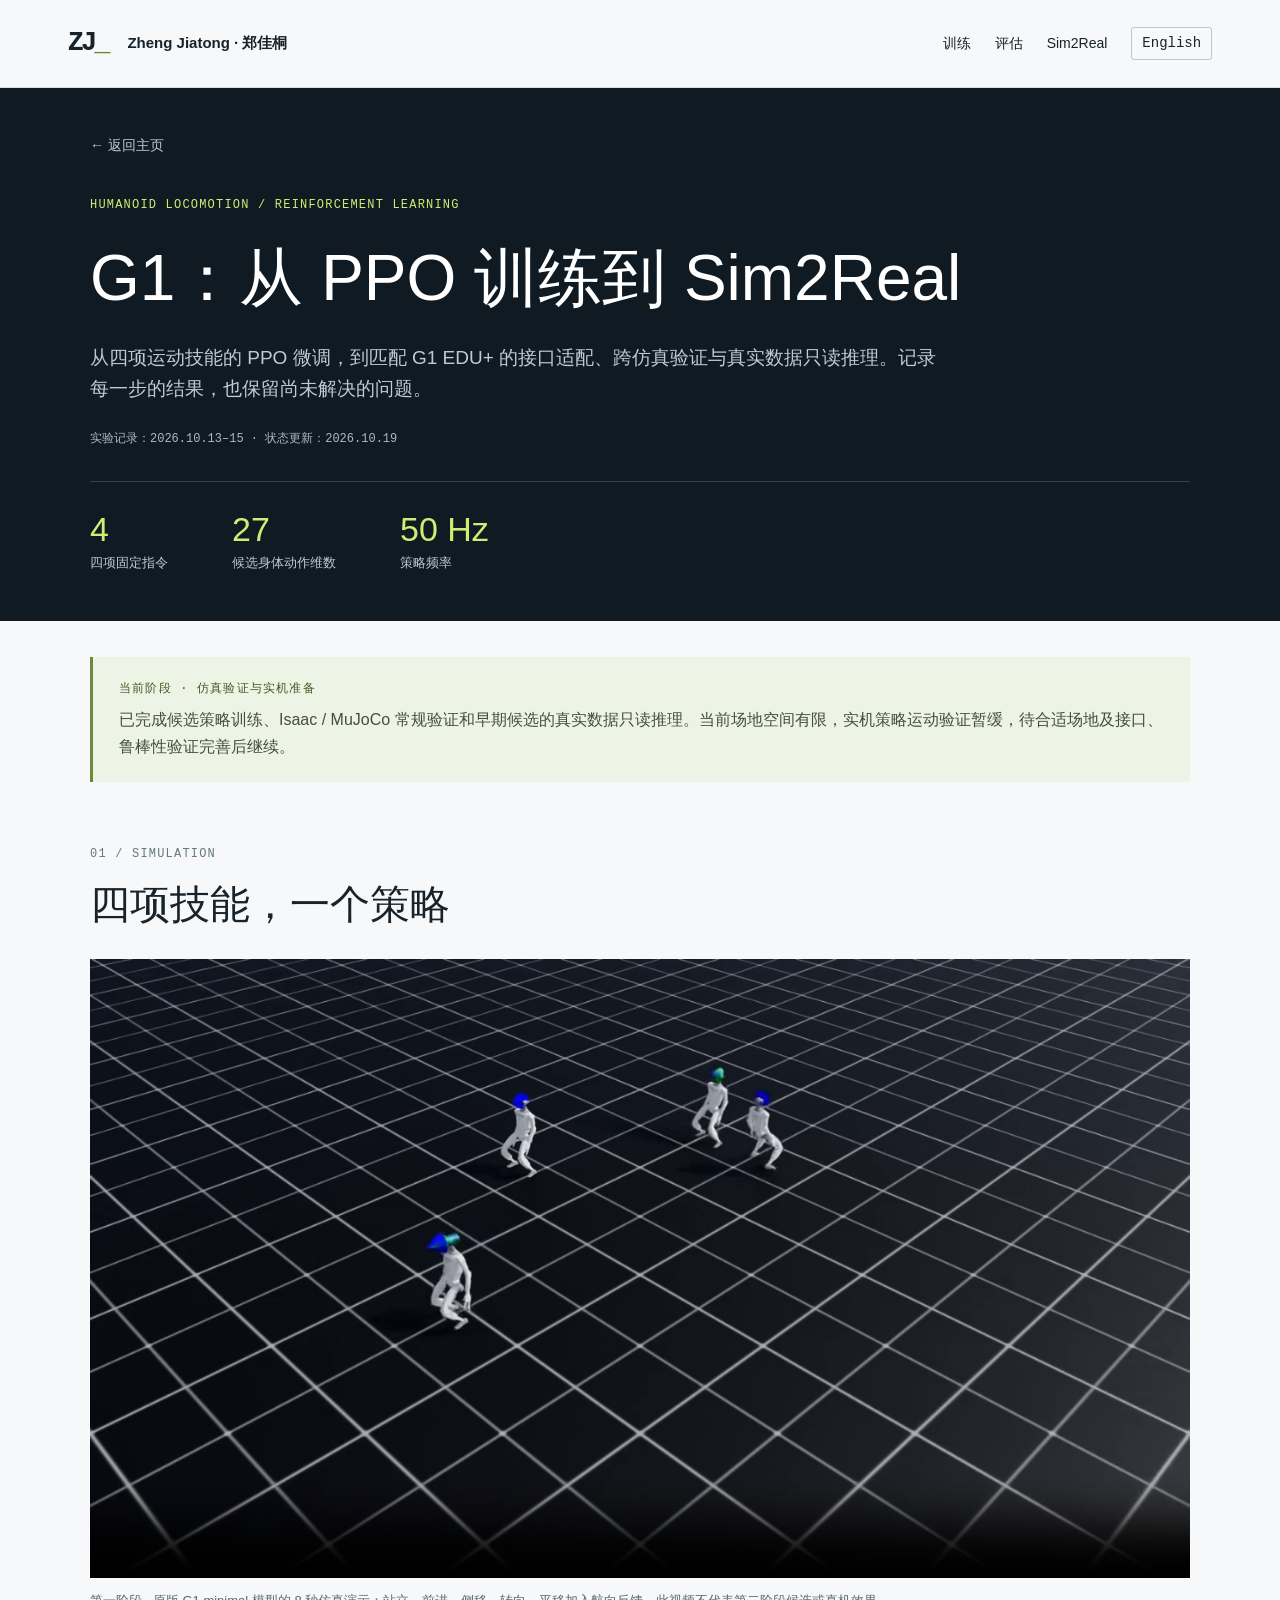
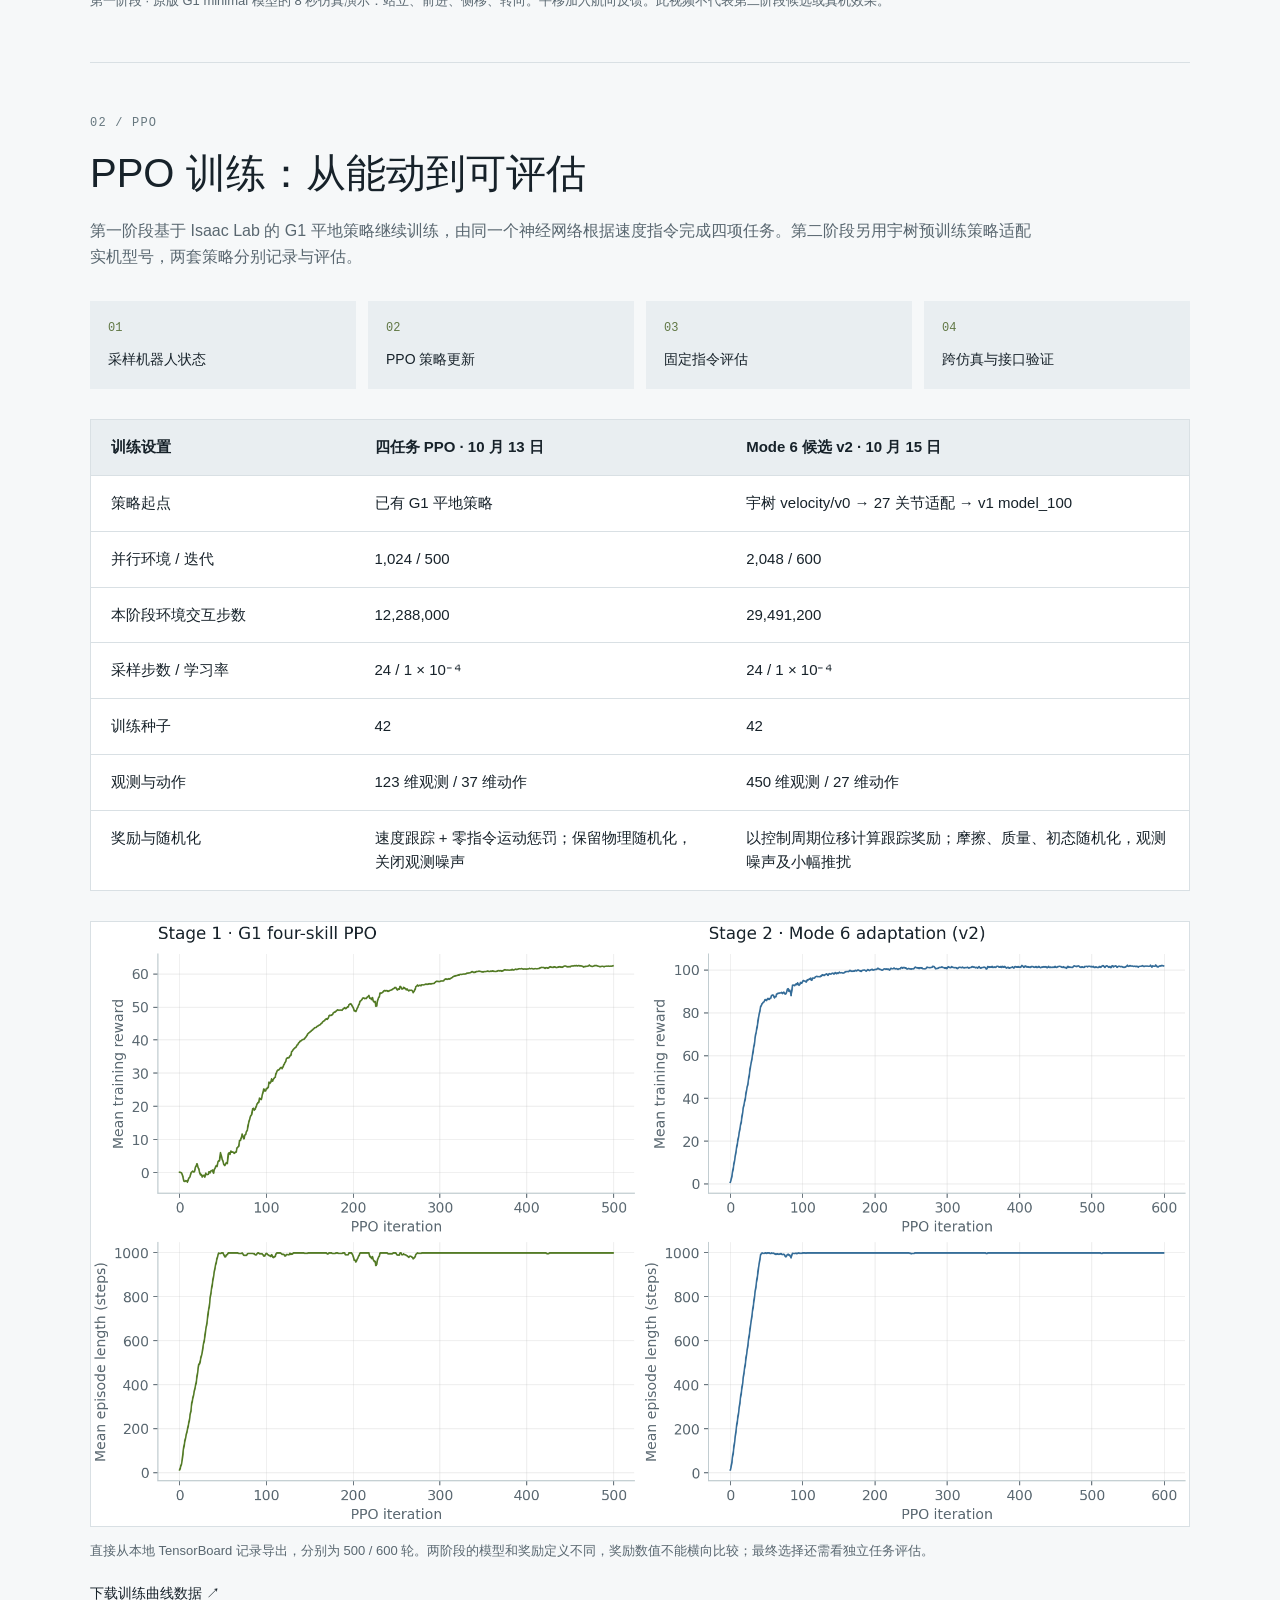
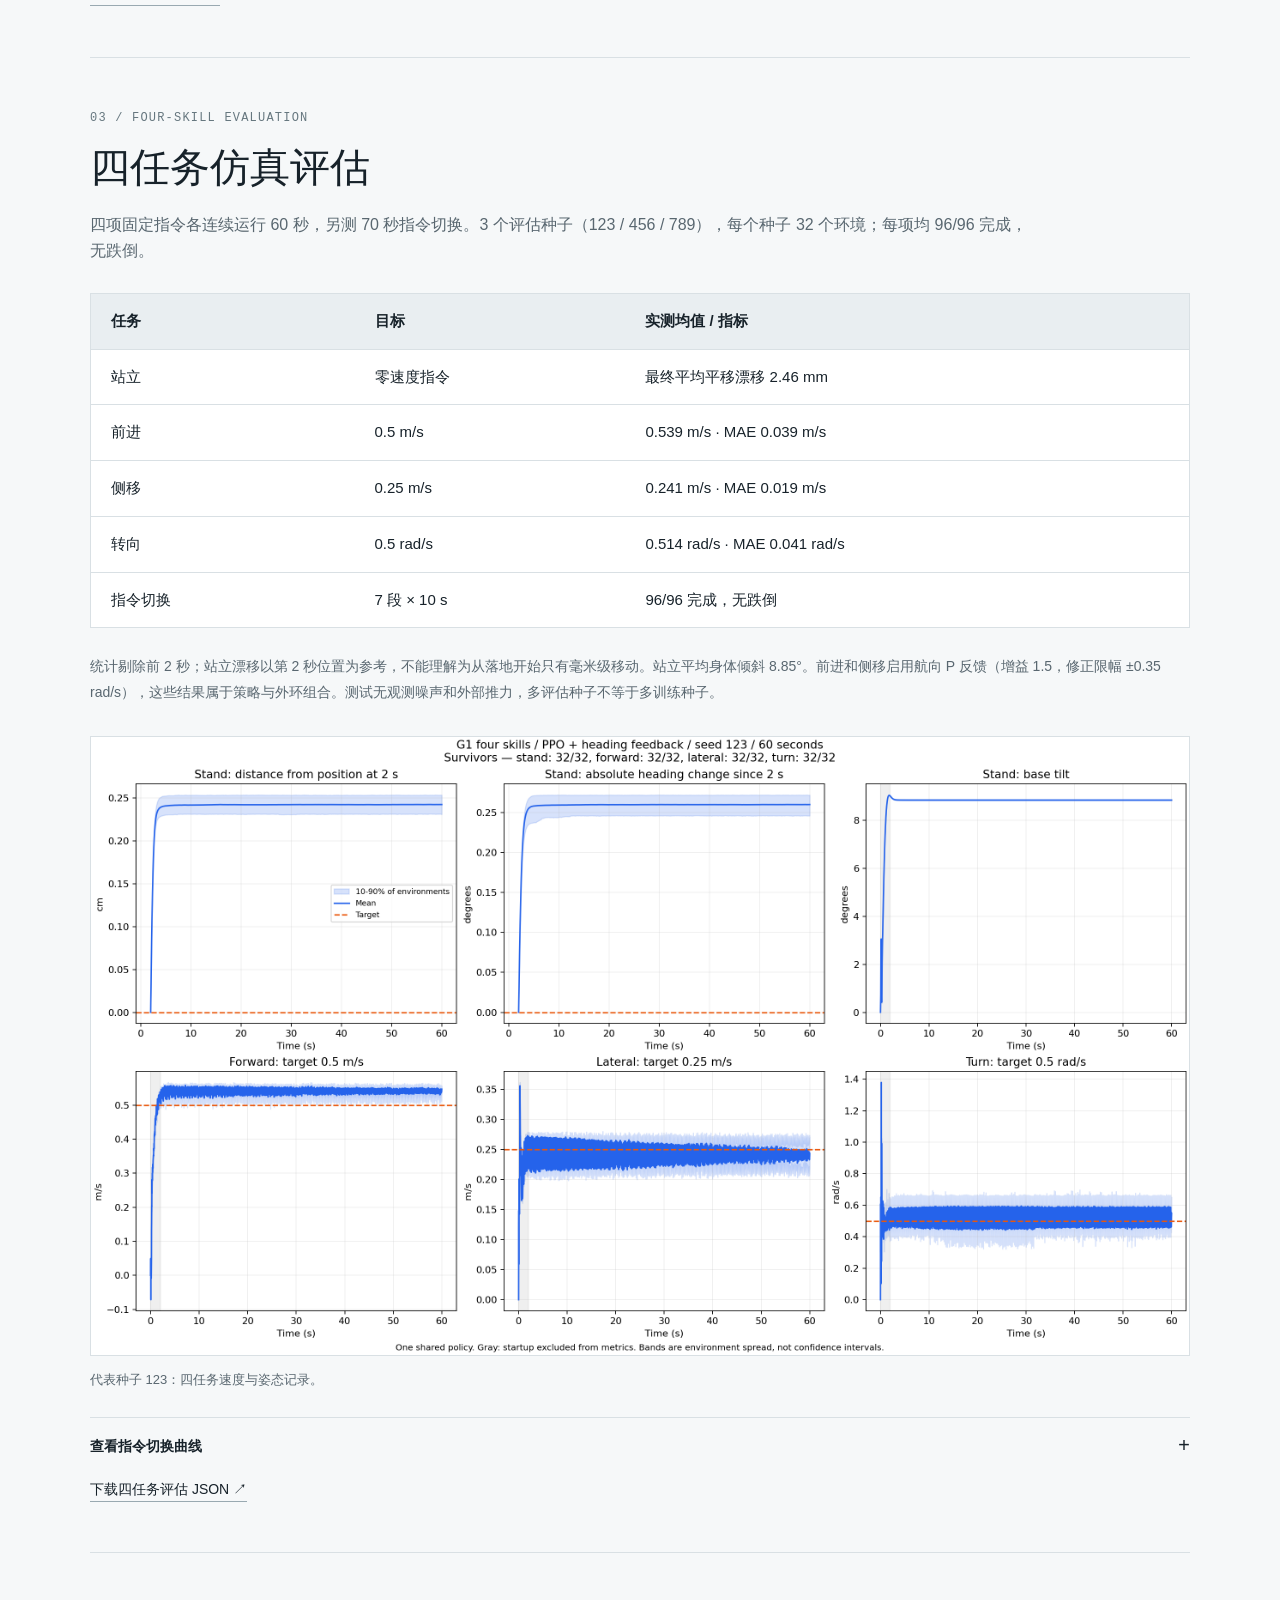
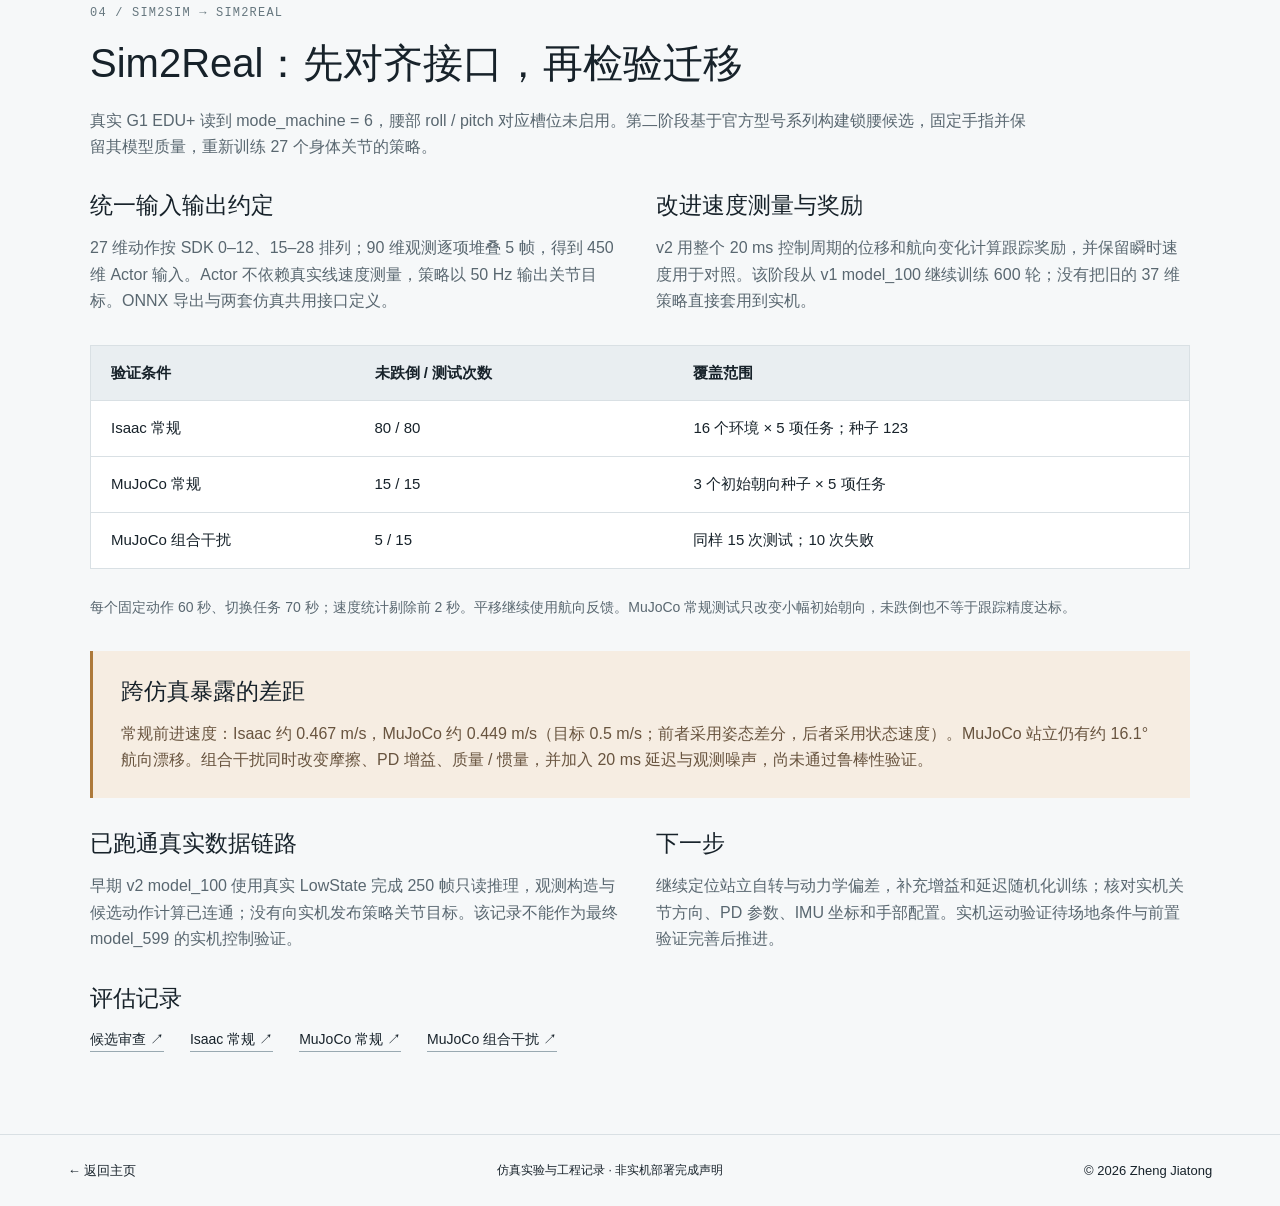
<file: g1-ppo-sim2real-zh.html>
<!doctype html>
<html lang="zh-CN"><head><meta charset="utf-8"><meta name="viewport" content="width=device-width, initial-scale=1"><title>G1：从 PPO 训练到 Sim2Real | Zheng Jiatong</title><meta name="description" content="从四项运动技能的 PPO 微调，到匹配 G1 EDU+ 的接口适配、跨仿真验证与真实数据只读推理。记录每一步的结果，也保留尚未解决的问题。"><meta name="theme-color" content="#101a22"><link rel="stylesheet" href="style.css"><link rel="canonical" href="https://zzzjjt.github.io/g1-ppo-sim2real-zh.html"><link rel="alternate" hreflang="en" href="g1-ppo-sim2real.html"><link rel="alternate" hreflang="zh-CN" href="g1-ppo-sim2real-zh.html"></head>
<body class="g1-page"><a class="skip" href="#main">训练</a><header class="header"><a class="brand" href="zh.html"><span class="mark">ZJ<span>_</span></span><span>Zheng Jiatong · 郑佳桐</span></a><nav aria-label="Navigation"><a href="#training">训练</a><a href="#evaluation">评估</a><a href="#sim2real">Sim2Real</a><a class="language-link" href="g1-ppo-sim2real.html" lang="en">English</a></nav></header>
<main id="main"><section class="g1-hero"><div class="g1-hero-inner"><a class="g1-back" href="zh.html#projects">← 返回主页</a><p class="eyebrow">HUMANOID LOCOMOTION / REINFORCEMENT LEARNING</p><h1>G1：从 PPO 训练到 Sim2Real</h1><p class="g1-lead">从四项运动技能的 PPO 微调，到匹配 G1 EDU+ 的接口适配、跨仿真验证与真实数据只读推理。记录每一步的结果，也保留尚未解决的问题。</p><p class="g1-date mono">实验记录：2026.10.13–15 · 状态更新：2026.10.19</p><div class="g1-stats"><div><strong>4</strong><span>四项固定指令</span></div><div><strong>27</strong><span>候选身体动作维数</span></div><div><strong>50 Hz</strong><span>策略频率</span></div></div></div></section>
<div class="g1-content"><aside class="g1-status"><p class="eyebrow">当前阶段 · 仿真验证与实机准备</p><p>已完成候选策略训练、Isaac / MuJoCo 常规验证和早期候选的真实数据只读推理。当前场地空间有限，实机策略运动验证暂缓，待合适场地及接口、鲁棒性验证完善后继续。</p></aside>
<section class="g1-block g1-demo" aria-labelledby="video-title"><div class="block-heading"><p class="eyebrow">01 / SIMULATION</p><h2 id="video-title">四项技能，一个策略</h2></div><figure><video controls playsinline preload="metadata" poster="assets/g1/preview.png" width="1280" height="720" aria-label="四项技能，一个策略"><source src="assets/g1/four-skills.mp4" type="video/mp4"><a href="assets/g1/four-skills.mp4">下载仿真演示视频</a></video><figcaption>第一阶段 · 原版 G1 minimal 模型的 8 秒仿真演示：站立、前进、侧移、转向。平移加入航向反馈。此视频不代表第二阶段候选或真机效果。</figcaption></figure></section>
<section class="g1-block" id="training"><div class="block-heading"><p class="eyebrow">02 / PPO</p><h2>PPO 训练：从能动到可评估</h2><p>第一阶段基于 Isaac Lab 的 G1 平地策略继续训练，由同一个神经网络根据速度指令完成四项任务。第二阶段另用宇树预训练策略适配实机型号，两套策略分别记录与评估。</p></div><ol class="g1-pipeline"><li><span class="mono">01</span>采样机器人状态</li><li><span class="mono">02</span>PPO 策略更新</li><li><span class="mono">03</span>固定指令评估</li><li><span class="mono">04</span>跨仿真与接口验证</li></ol><div class="table-scroll" role="region" aria-label="训练设置" tabindex="0"><table><thead><tr><th scope="col">训练设置</th><th scope="col">四任务 PPO · 10 月 13 日</th><th scope="col">Mode 6 候选 v2 · 10 月 15 日</th></tr></thead><tbody><tr><th scope="row">策略起点</th><td>已有 G1 平地策略</td><td>宇树 velocity/v0 → 27 关节适配 → v1 model_100</td></tr><tr><th scope="row">并行环境 / 迭代</th><td>1,024 / 500</td><td>2,048 / 600</td></tr><tr><th scope="row">本阶段环境交互步数</th><td>12,288,000</td><td>29,491,200</td></tr><tr><th scope="row">采样步数 / 学习率</th><td>24 / 1 × 10⁻⁴</td><td>24 / 1 × 10⁻⁴</td></tr><tr><th scope="row">训练种子</th><td>42</td><td>42</td></tr><tr><th scope="row">观测与动作</th><td>123 维观测 / 37 维动作</td><td>450 维观测 / 27 维动作</td></tr><tr><th scope="row">奖励与随机化</th><td>速度跟踪 + 零指令运动惩罚；保留物理随机化，关闭观测噪声</td><td>以控制周期位移计算跟踪奖励；摩擦、质量、初态随机化，观测噪声及小幅推扰</td></tr></tbody></table></div><figure class="g1-plot"><a href="assets/g1/training-curves.png"><img src="assets/g1/training-curves.png" alt="两阶段各自的 PPO 平均训练奖励与回合长度曲线" loading="lazy" width="1920" height="1056"></a><figcaption>直接从本地 TensorBoard 记录导出，分别为 500 / 600 轮。两阶段的模型和奖励定义不同，奖励数值不能横向比较；最终选择还需看独立任务评估。</figcaption></figure><a href="assets/g1/training-curves.json" class="record-link">下载训练曲线数据 ↗</a></section>
<section class="g1-block" id="evaluation"><div class="block-heading"><p class="eyebrow">03 / FOUR-SKILL EVALUATION</p><h2>四任务仿真评估</h2><p>四项固定指令各连续运行 60 秒，另测 70 秒指令切换。3 个评估种子（123 / 456 / 789），每个种子 32 个环境；每项均 96/96 完成，无跌倒。</p></div><div class="table-scroll" role="region" aria-label="任务" tabindex="0"><table><thead><tr><th scope="col">任务</th><th scope="col">目标</th><th scope="col">实测均值 / 指标</th></tr></thead><tbody><tr><th scope="row">站立</th><td>零速度指令</td><td>最终平均平移漂移 2.46 mm</td></tr><tr><th scope="row">前进</th><td>0.5 m/s</td><td>0.539 m/s · MAE 0.039 m/s</td></tr><tr><th scope="row">侧移</th><td>0.25 m/s</td><td>0.241 m/s · MAE 0.019 m/s</td></tr><tr><th scope="row">转向</th><td>0.5 rad/s</td><td>0.514 rad/s · MAE 0.041 rad/s</td></tr><tr><th scope="row">指令切换</th><td>7 段 × 10 s</td><td>96/96 完成，无跌倒</td></tr></tbody></table></div><p class="g1-note">统计剔除前 2 秒；站立漂移以第 2 秒位置为参考，不能理解为从落地开始只有毫米级移动。站立平均身体倾斜 8.85°。前进和侧移启用航向 P 反馈（增益 1.5，修正限幅 ±0.35 rad/s），这些结果属于策略与外环组合。测试无观测噪声和外部推力，多评估种子不等于多训练种子。</p><figure class="g1-plot"><a href="assets/g1/four-skills.png"><img src="assets/g1/four-skills.png" alt="代表种子 123：四任务速度与姿态记录。" loading="lazy"></a><figcaption>代表种子 123：四任务速度与姿态记录。</figcaption></figure><details><summary>查看指令切换曲线<span aria-hidden="true">+</span></summary><figure class="g1-plot"><a href="assets/g1/transitions.png"><img src="assets/g1/transitions.png" alt="70 秒切换：站立 → 前进 → 站立 → 侧移 → 站立 → 转向 → 站立。" loading="lazy"></a><figcaption>70 秒切换：站立 → 前进 → 站立 → 侧移 → 站立 → 转向 → 站立。</figcaption></figure></details><a href="assets/g1/ppo-evaluation.json" class="record-link">下载四任务评估 JSON ↗</a></section>
<section class="g1-block" id="sim2real"><div class="block-heading"><p class="eyebrow">04 / SIM2SIM → SIM2REAL</p><h2>Sim2Real：先对齐接口，再检验迁移</h2><p>真实 G1 EDU+ 读到 mode_machine = 6，腰部 roll / pitch 对应槽位未启用。第二阶段基于官方型号系列构建锁腰候选，固定手指并保留其模型质量，重新训练 27 个身体关节的策略。</p></div><div class="g1-two-col"><article><h3>统一输入输出约定</h3><p>27 维动作按 SDK 0–12、15–28 排列；90 维观测逐项堆叠 5 帧，得到 450 维 Actor 输入。Actor 不依赖真实线速度测量，策略以 50 Hz 输出关节目标。ONNX 导出与两套仿真共用接口定义。</p></article><article><h3>改进速度测量与奖励</h3><p>v2 用整个 20 ms 控制周期的位移和航向变化计算跟踪奖励，并保留瞬时速度用于对照。该阶段从 v1 model_100 继续训练 600 轮；没有把旧的 37 维策略直接套用到实机。</p></article></div><div class="table-scroll" role="region" aria-label="验证条件" tabindex="0"><table><thead><tr><th scope="col">验证条件</th><th scope="col">未跌倒 / 测试次数</th><th scope="col">覆盖范围</th></tr></thead><tbody><tr><th scope="row">Isaac 常规</th><td>80 / 80</td><td>16 个环境 × 5 项任务；种子 123</td></tr><tr><th scope="row">MuJoCo 常规</th><td>15 / 15</td><td>3 个初始朝向种子 × 5 项任务</td></tr><tr><th scope="row">MuJoCo 组合干扰</th><td>5 / 15</td><td>同样 15 次测试；10 次失败</td></tr></tbody></table></div><p class="g1-note">每个固定动作 60 秒、切换任务 70 秒；速度统计剔除前 2 秒。平移继续使用航向反馈。MuJoCo 常规测试只改变小幅初始朝向，未跌倒也不等于跟踪精度达标。</p><aside class="g1-gap"><h3>跨仿真暴露的差距</h3><p>常规前进速度：Isaac 约 0.467 m/s，MuJoCo 约 0.449 m/s（目标 0.5 m/s；前者采用姿态差分，后者采用状态速度）。MuJoCo 站立仍有约 16.1° 航向漂移。组合干扰同时改变摩擦、PD 增益、质量 / 惯量，并加入 20 ms 延迟与观测噪声，尚未通过鲁棒性验证。</p></aside><div class="g1-two-col"><article><h3>已跑通真实数据链路</h3><p>早期 v2 model_100 使用真实 LowState 完成 250 帧只读推理，观测构造与候选动作计算已连通；没有向实机发布策略关节目标。该记录不能作为最终 model_599 的实机控制验证。</p></article><article><h3>下一步</h3><p>继续定位站立自转与动力学偏差，补充增益和延迟随机化训练；核对实机关节方向、PD 参数、IMU 坐标和手部配置。实机运动验证待场地条件与前置验证完善后推进。</p></article></div><h3 class="records-title">评估记录</h3><div class="g1-records"><a href="assets/g1/mode6-review.json" class="record-link">候选审查 ↗</a><a href="assets/g1/isaac-nominal.json" class="record-link">Isaac 常规 ↗</a><a href="assets/g1/mujoco-nominal.json" class="record-link">MuJoCo 常规 ↗</a><a href="assets/g1/mujoco-stress.json" class="record-link">MuJoCo 组合干扰 ↗</a></div></section></div></main><footer><a href="zh.html#projects">← 返回主页</a><span>仿真实验与工程记录 · 非实机部署完成声明</span><span>© 2026 Zheng Jiatong</span></footer></body></html>
</file>
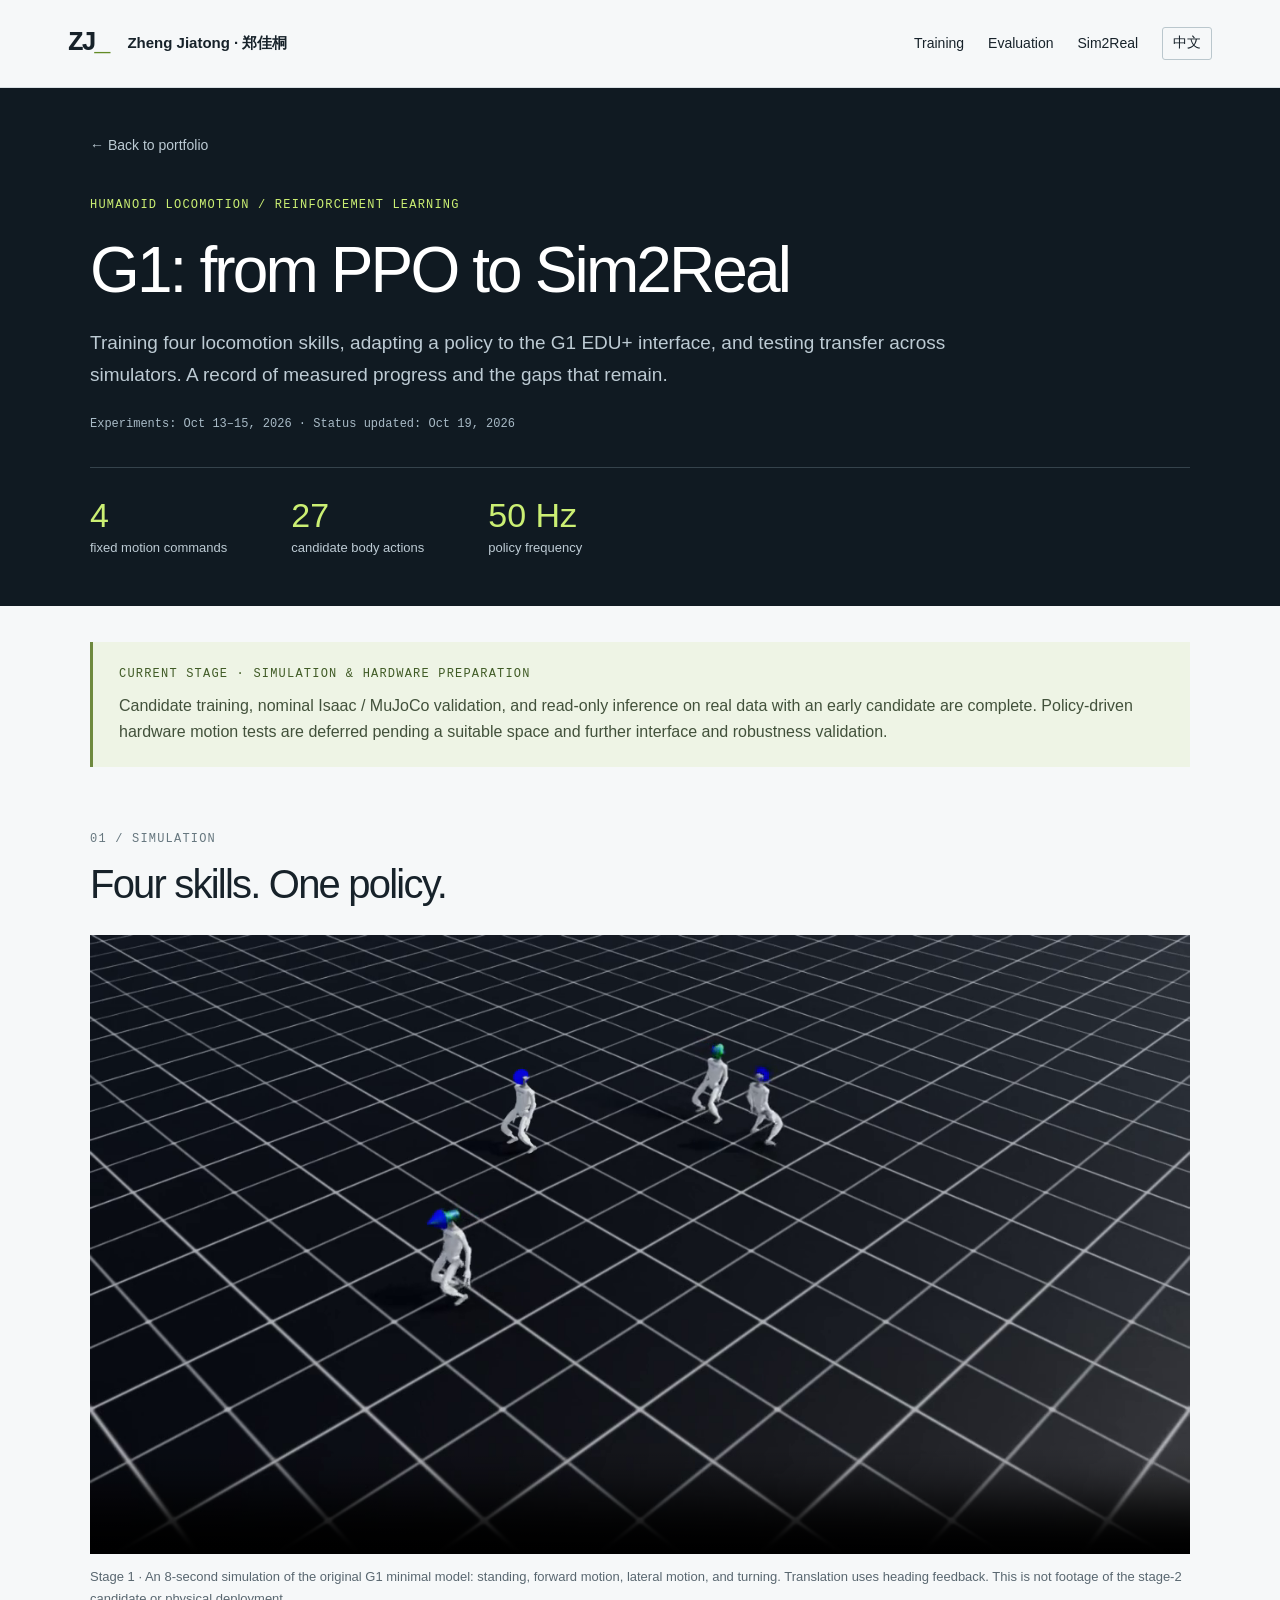
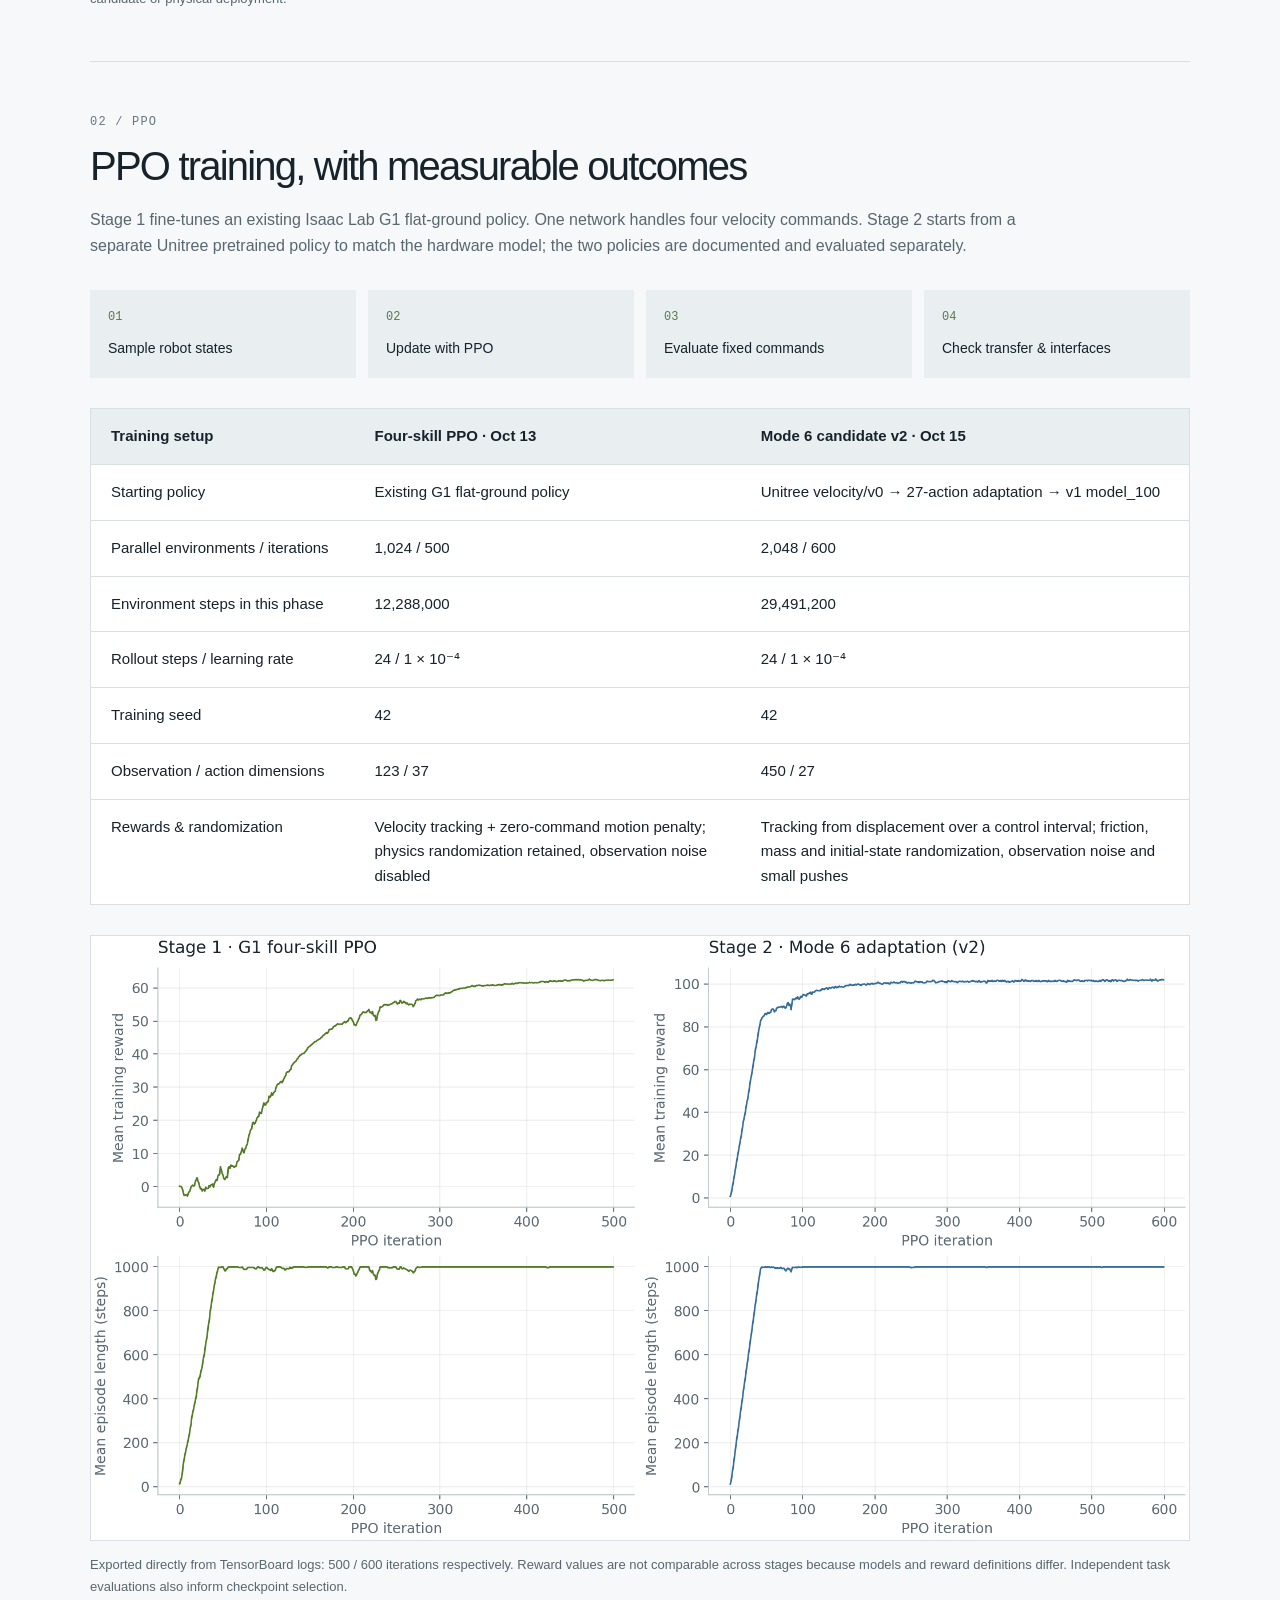
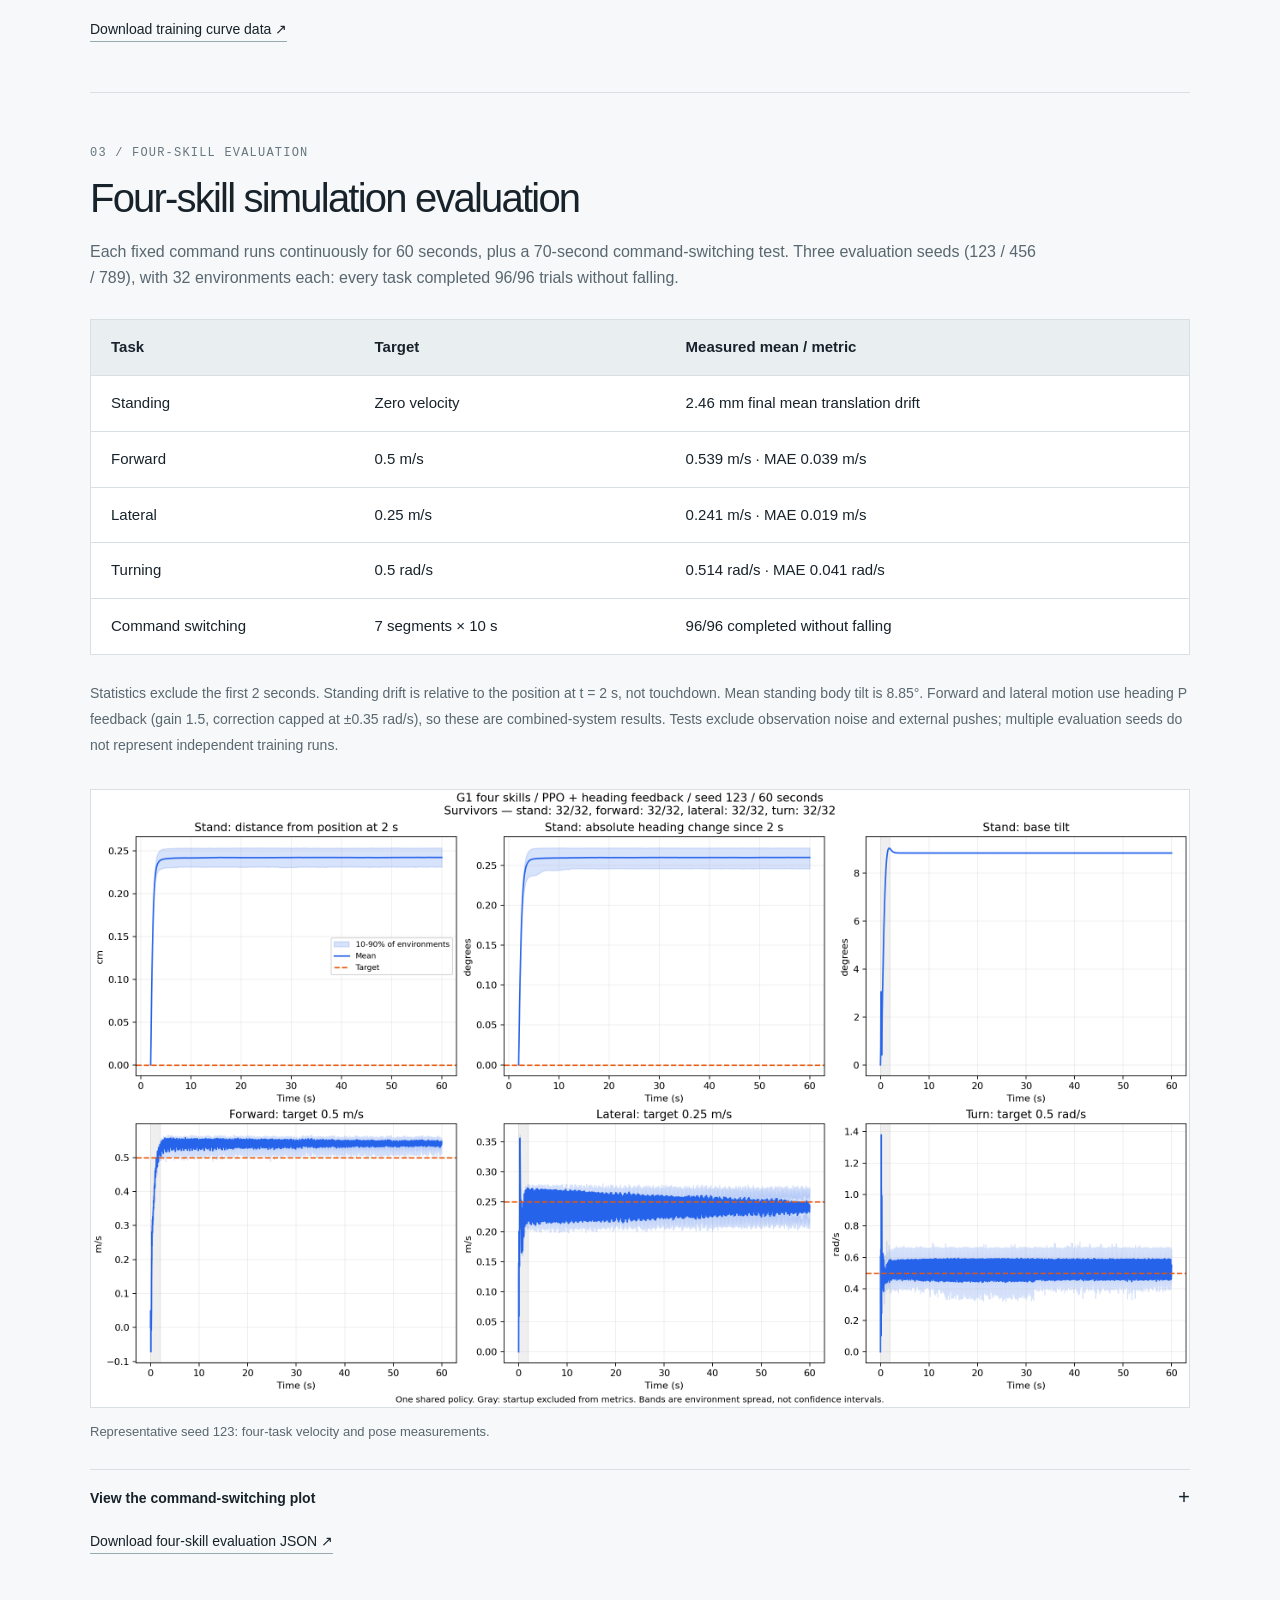
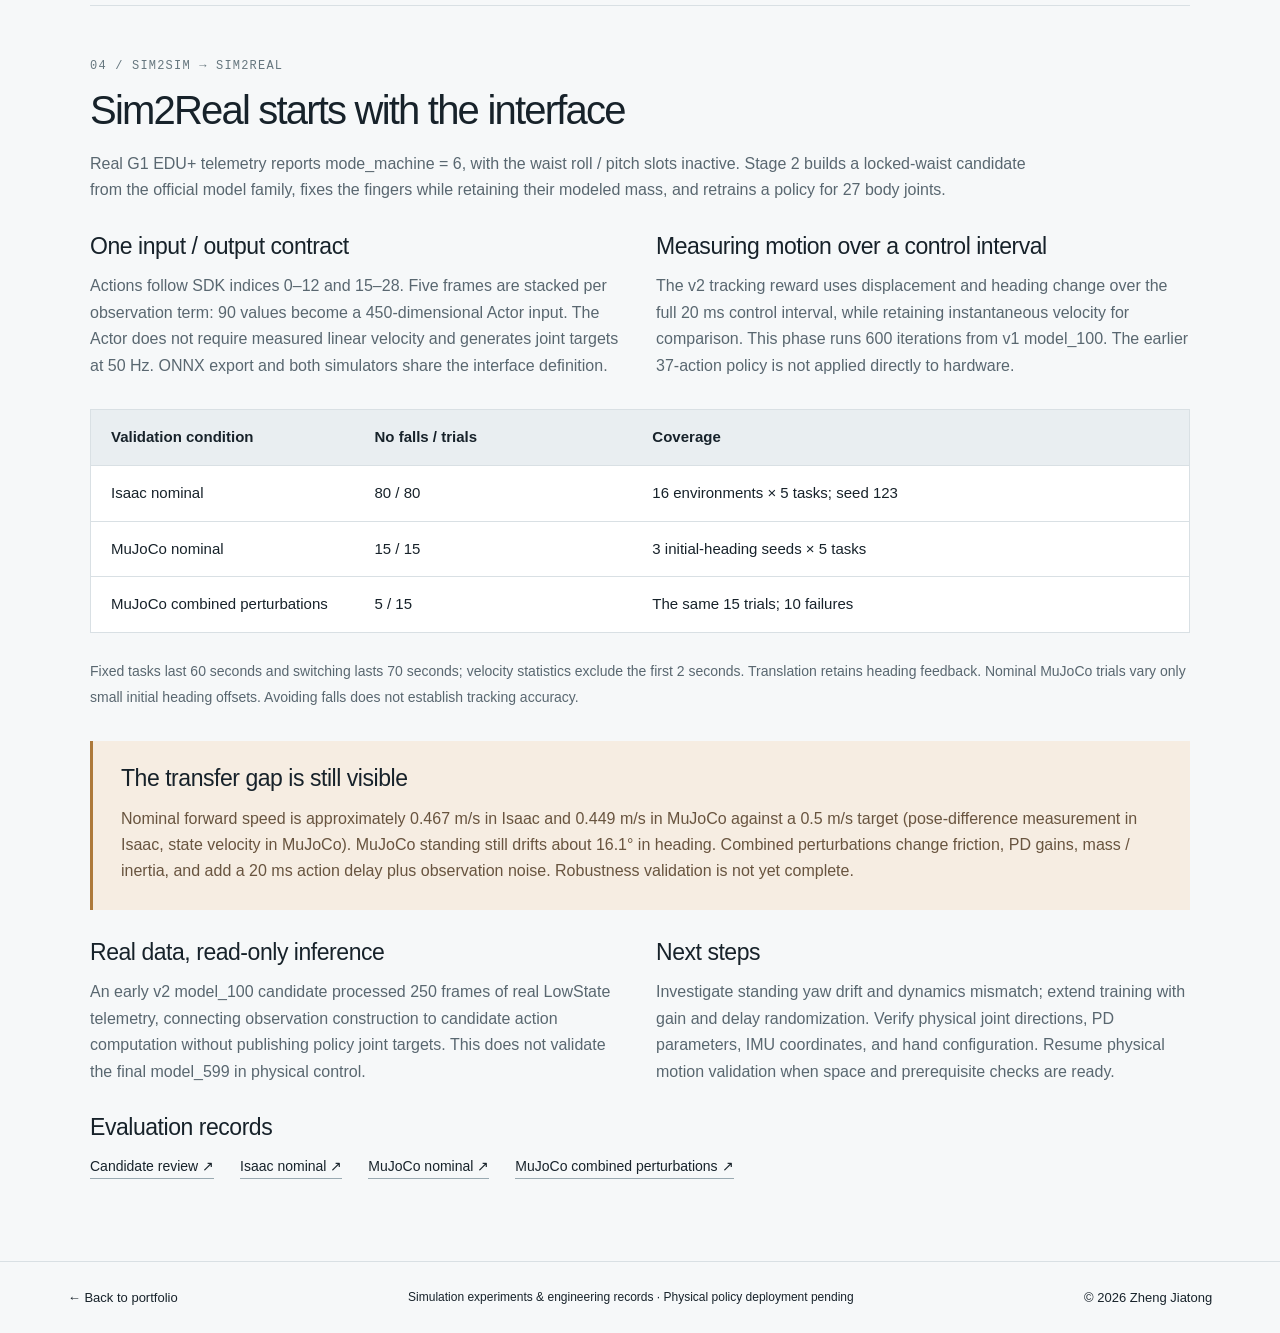
<file: g1-ppo-sim2real.html>
<!doctype html>
<html lang="en"><head><meta charset="utf-8"><meta name="viewport" content="width=device-width, initial-scale=1"><title>G1: from PPO to Sim2Real | Zheng Jiatong</title><meta name="description" content="Training four locomotion skills, adapting a policy to the G1 EDU+ interface, and testing transfer across simulators. A record of measured progress and the gaps that remain."><meta name="theme-color" content="#101a22"><link rel="stylesheet" href="style.css"><link rel="canonical" href="https://zzzjjt.github.io/g1-ppo-sim2real.html"><link rel="alternate" hreflang="en" href="g1-ppo-sim2real.html"><link rel="alternate" hreflang="zh-CN" href="g1-ppo-sim2real-zh.html"></head>
<body class="g1-page"><a class="skip" href="#main">Training</a><header class="header"><a class="brand" href="index.html"><span class="mark">ZJ<span>_</span></span><span>Zheng Jiatong · 郑佳桐</span></a><nav aria-label="Navigation"><a href="#training">Training</a><a href="#evaluation">Evaluation</a><a href="#sim2real">Sim2Real</a><a class="language-link" href="g1-ppo-sim2real-zh.html" lang="zh-CN">中文</a></nav></header>
<main id="main"><section class="g1-hero"><div class="g1-hero-inner"><a class="g1-back" href="index.html#projects">← Back to portfolio</a><p class="eyebrow">HUMANOID LOCOMOTION / REINFORCEMENT LEARNING</p><h1>G1: from PPO to Sim2Real</h1><p class="g1-lead">Training four locomotion skills, adapting a policy to the G1 EDU+ interface, and testing transfer across simulators. A record of measured progress and the gaps that remain.</p><p class="g1-date mono">Experiments: Oct 13–15, 2026 · Status updated: Oct 19, 2026</p><div class="g1-stats"><div><strong>4</strong><span>fixed motion commands</span></div><div><strong>27</strong><span>candidate body actions</span></div><div><strong>50 Hz</strong><span>policy frequency</span></div></div></div></section>
<div class="g1-content"><aside class="g1-status"><p class="eyebrow">CURRENT STAGE · SIMULATION & HARDWARE PREPARATION</p><p>Candidate training, nominal Isaac / MuJoCo validation, and read-only inference on real data with an early candidate are complete. Policy-driven hardware motion tests are deferred pending a suitable space and further interface and robustness validation.</p></aside>
<section class="g1-block g1-demo" aria-labelledby="video-title"><div class="block-heading"><p class="eyebrow">01 / SIMULATION</p><h2 id="video-title">Four skills. One policy.</h2></div><figure><video controls playsinline preload="metadata" poster="assets/g1/preview.png" width="1280" height="720" aria-label="Four skills. One policy."><source src="assets/g1/four-skills.mp4" type="video/mp4"><a href="assets/g1/four-skills.mp4">Download the simulation video</a></video><figcaption>Stage 1 · An 8-second simulation of the original G1 minimal model: standing, forward motion, lateral motion, and turning. Translation uses heading feedback. This is not footage of the stage-2 candidate or physical deployment.</figcaption></figure></section>
<section class="g1-block" id="training"><div class="block-heading"><p class="eyebrow">02 / PPO</p><h2>PPO training, with measurable outcomes</h2><p>Stage 1 fine-tunes an existing Isaac Lab G1 flat-ground policy. One network handles four velocity commands. Stage 2 starts from a separate Unitree pretrained policy to match the hardware model; the two policies are documented and evaluated separately.</p></div><ol class="g1-pipeline"><li><span class="mono">01</span>Sample robot states</li><li><span class="mono">02</span>Update with PPO</li><li><span class="mono">03</span>Evaluate fixed commands</li><li><span class="mono">04</span>Check transfer &amp; interfaces</li></ol><div class="table-scroll" role="region" aria-label="Training setup" tabindex="0"><table><thead><tr><th scope="col">Training setup</th><th scope="col">Four-skill PPO · Oct 13</th><th scope="col">Mode 6 candidate v2 · Oct 15</th></tr></thead><tbody><tr><th scope="row">Starting policy</th><td>Existing G1 flat-ground policy</td><td>Unitree velocity/v0 → 27-action adaptation → v1 model_100</td></tr><tr><th scope="row">Parallel environments / iterations</th><td>1,024 / 500</td><td>2,048 / 600</td></tr><tr><th scope="row">Environment steps in this phase</th><td>12,288,000</td><td>29,491,200</td></tr><tr><th scope="row">Rollout steps / learning rate</th><td>24 / 1 × 10⁻⁴</td><td>24 / 1 × 10⁻⁴</td></tr><tr><th scope="row">Training seed</th><td>42</td><td>42</td></tr><tr><th scope="row">Observation / action dimensions</th><td>123 / 37</td><td>450 / 27</td></tr><tr><th scope="row">Rewards &amp; randomization</th><td>Velocity tracking + zero-command motion penalty; physics randomization retained, observation noise disabled</td><td>Tracking from displacement over a control interval; friction, mass and initial-state randomization, observation noise and small pushes</td></tr></tbody></table></div><figure class="g1-plot"><a href="assets/g1/training-curves.png"><img src="assets/g1/training-curves.png" alt="PPO mean training reward and episode length for each of the two training stages" loading="lazy" width="1920" height="1056"></a><figcaption>Exported directly from TensorBoard logs: 500 / 600 iterations respectively. Reward values are not comparable across stages because models and reward definitions differ. Independent task evaluations also inform checkpoint selection.</figcaption></figure><a href="assets/g1/training-curves.json" class="record-link">Download training curve data ↗</a></section>
<section class="g1-block" id="evaluation"><div class="block-heading"><p class="eyebrow">03 / FOUR-SKILL EVALUATION</p><h2>Four-skill simulation evaluation</h2><p>Each fixed command runs continuously for 60 seconds, plus a 70-second command-switching test. Three evaluation seeds (123 / 456 / 789), with 32 environments each: every task completed 96/96 trials without falling.</p></div><div class="table-scroll" role="region" aria-label="Task" tabindex="0"><table><thead><tr><th scope="col">Task</th><th scope="col">Target</th><th scope="col">Measured mean / metric</th></tr></thead><tbody><tr><th scope="row">Standing</th><td>Zero velocity</td><td>2.46 mm final mean translation drift</td></tr><tr><th scope="row">Forward</th><td>0.5 m/s</td><td>0.539 m/s · MAE 0.039 m/s</td></tr><tr><th scope="row">Lateral</th><td>0.25 m/s</td><td>0.241 m/s · MAE 0.019 m/s</td></tr><tr><th scope="row">Turning</th><td>0.5 rad/s</td><td>0.514 rad/s · MAE 0.041 rad/s</td></tr><tr><th scope="row">Command switching</th><td>7 segments × 10 s</td><td>96/96 completed without falling</td></tr></tbody></table></div><p class="g1-note">Statistics exclude the first 2 seconds. Standing drift is relative to the position at t = 2 s, not touchdown. Mean standing body tilt is 8.85°. Forward and lateral motion use heading P feedback (gain 1.5, correction capped at ±0.35 rad/s), so these are combined-system results. Tests exclude observation noise and external pushes; multiple evaluation seeds do not represent independent training runs.</p><figure class="g1-plot"><a href="assets/g1/four-skills.png"><img src="assets/g1/four-skills.png" alt="Representative seed 123: four-task velocity and pose measurements." loading="lazy"></a><figcaption>Representative seed 123: four-task velocity and pose measurements.</figcaption></figure><details><summary>View the command-switching plot<span aria-hidden="true">+</span></summary><figure class="g1-plot"><a href="assets/g1/transitions.png"><img src="assets/g1/transitions.png" alt="70-second sequence: stand → forward → stand → lateral → stand → turn → stand." loading="lazy"></a><figcaption>70-second sequence: stand → forward → stand → lateral → stand → turn → stand.</figcaption></figure></details><a href="assets/g1/ppo-evaluation.json" class="record-link">Download four-skill evaluation JSON ↗</a></section>
<section class="g1-block" id="sim2real"><div class="block-heading"><p class="eyebrow">04 / SIM2SIM → SIM2REAL</p><h2>Sim2Real starts with the interface</h2><p>Real G1 EDU+ telemetry reports mode_machine = 6, with the waist roll / pitch slots inactive. Stage 2 builds a locked-waist candidate from the official model family, fixes the fingers while retaining their modeled mass, and retrains a policy for 27 body joints.</p></div><div class="g1-two-col"><article><h3>One input / output contract</h3><p>Actions follow SDK indices 0–12 and 15–28. Five frames are stacked per observation term: 90 values become a 450-dimensional Actor input. The Actor does not require measured linear velocity and generates joint targets at 50 Hz. ONNX export and both simulators share the interface definition.</p></article><article><h3>Measuring motion over a control interval</h3><p>The v2 tracking reward uses displacement and heading change over the full 20 ms control interval, while retaining instantaneous velocity for comparison. This phase runs 600 iterations from v1 model_100. The earlier 37-action policy is not applied directly to hardware.</p></article></div><div class="table-scroll" role="region" aria-label="Validation condition" tabindex="0"><table><thead><tr><th scope="col">Validation condition</th><th scope="col">No falls / trials</th><th scope="col">Coverage</th></tr></thead><tbody><tr><th scope="row">Isaac nominal</th><td>80 / 80</td><td>16 environments × 5 tasks; seed 123</td></tr><tr><th scope="row">MuJoCo nominal</th><td>15 / 15</td><td>3 initial-heading seeds × 5 tasks</td></tr><tr><th scope="row">MuJoCo combined perturbations</th><td>5 / 15</td><td>The same 15 trials; 10 failures</td></tr></tbody></table></div><p class="g1-note">Fixed tasks last 60 seconds and switching lasts 70 seconds; velocity statistics exclude the first 2 seconds. Translation retains heading feedback. Nominal MuJoCo trials vary only small initial heading offsets. Avoiding falls does not establish tracking accuracy.</p><aside class="g1-gap"><h3>The transfer gap is still visible</h3><p>Nominal forward speed is approximately 0.467 m/s in Isaac and 0.449 m/s in MuJoCo against a 0.5 m/s target (pose-difference measurement in Isaac, state velocity in MuJoCo). MuJoCo standing still drifts about 16.1° in heading. Combined perturbations change friction, PD gains, mass / inertia, and add a 20 ms action delay plus observation noise. Robustness validation is not yet complete.</p></aside><div class="g1-two-col"><article><h3>Real data, read-only inference</h3><p>An early v2 model_100 candidate processed 250 frames of real LowState telemetry, connecting observation construction to candidate action computation without publishing policy joint targets. This does not validate the final model_599 in physical control.</p></article><article><h3>Next steps</h3><p>Investigate standing yaw drift and dynamics mismatch; extend training with gain and delay randomization. Verify physical joint directions, PD parameters, IMU coordinates, and hand configuration. Resume physical motion validation when space and prerequisite checks are ready.</p></article></div><h3 class="records-title">Evaluation records</h3><div class="g1-records"><a href="assets/g1/mode6-review.json" class="record-link">Candidate review ↗</a><a href="assets/g1/isaac-nominal.json" class="record-link">Isaac nominal ↗</a><a href="assets/g1/mujoco-nominal.json" class="record-link">MuJoCo nominal ↗</a><a href="assets/g1/mujoco-stress.json" class="record-link">MuJoCo combined perturbations ↗</a></div></section></div></main><footer><a href="index.html#projects">← Back to portfolio</a><span>Simulation experiments & engineering records · Physical policy deployment pending</span><span>© 2026 Zheng Jiatong</span></footer></body></html>
</file>
<file: style.css>
:root{--ink:#17222a;--muted:#596770;--paper:#f6f8f9;--line:#d9e0e4;--dark:#101a22;--lime:#cbef73;--mono:'SFMono-Regular',Consolas,'Liberation Mono',monospace}*{box-sizing:border-box}html{scroll-behavior:smooth;scroll-padding-top:90px}body{margin:0;color:var(--ink);background:var(--paper);font-family:Arial,Helvetica,sans-serif;font-size:16px;line-height:1.65}a{color:inherit;text-decoration:none}a:focus-visible,summary:focus-visible{outline:3px solid #80a52e;outline-offset:6px}a,summary{touch-action:manipulation}h1,h2,h3,p,figure{margin:0}h1,h2,h3{font-weight:500;line-height:1.12;letter-spacing:-.045em}p{color:var(--muted)}.mono,.eyebrow,.pill,.tags,.figure-top,.hero-bottom,.competencies,.signal-strip{font-family:var(--mono)}.eyebrow{font-size:12px;letter-spacing:.1em;font-weight:500;line-height:1.7}.header{height:88px;background:var(--paper);display:flex;align-items:center;justify-content:space-between;padding:0 5.3%;border-bottom:1px solid var(--line)}.brand{display:flex;gap:20px;align-items:center;font-weight:600;font-size:15px}.mark{font-family:var(--mono);font-size:27px;font-weight:700;letter-spacing:-3px}.mark span{color:#638b26}.header nav{display:flex;align-items:center;gap:34px;font-size:14px}.header nav a:hover{color:#557819}.nav-contact{border-left:1px solid var(--line);padding-left:30px}.nav-contact span{margin-left:18px}.hero{background:var(--dark);color:#fff;padding:63px 5.3% 0}.hero-inner{max-width:1440px;margin:auto;display:grid;grid-template-columns:1.04fr 1fr;gap:7%;align-items:center}.hero .eyebrow{color:#abb9c3;letter-spacing:.06em}.cross{color:var(--lime);font-size:20px;margin-right:9px}.hero h1{font-size:clamp(48px,5.6vw,86px);line-height:1.06;margin:27px 0 25px;letter-spacing:-.065em}.hero h1 span{color:var(--lime)}.intro{max-width:495px;color:#aebbc4;font-size:17px;line-height:1.8}.hero-actions{display:flex;gap:30px;align-items:center;margin:31px 0 52px}.button{background:var(--lime);color:var(--ink);padding:13px 21px;font-size:14px;font-weight:600;display:inline-flex;gap:30px;align-items:center;transition:background .2s}.button:hover{background:#ddffa0}.button span{font-size:20px}.text-link{font-size:14px;color:#e4e9ed}.text-link:hover{text-decoration:underline}.text-link span{margin-left:12px}.system-figure{border:1px solid #35434c;background:#142029;min-width:0}.figure-top{padding:16px 20px;display:flex;justify-content:space-between;gap:12px;font-size:12px;color:#b5c2ca;border-bottom:1px solid #35434c}.figure-top span:last-child{color:#7f939f;font-size:12px}.schematic{display:block;width:100%;height:auto}.system-figure figcaption{display:flex;align-items:center;justify-content:space-between;gap:12px;padding:17px 20px;border-top:1px solid #35434c;color:#b5c2ca;font-size:12px}.system-figure figcaption .mono{color:#8b9faa;font-size:12px}.hero-bottom{max-width:1440px;margin:auto;border-top:1px solid #34414a;padding:20px 0;color:#8fa0ac;display:flex;justify-content:space-between;font-size:12px;letter-spacing:.08em}.competencies{display:flex;justify-content:space-between;gap:20px;padding:23px 5.3%;border-bottom:1px solid var(--line);font-size:13px;background:#edf1f3;color:#47545e}.competencies span:before{content:'+';margin-right:15px;color:#74848f}.section{max-width:1440px;margin:auto;padding:86px 5.3%}.section-heading{display:flex;align-items:end;justify-content:space-between;gap:35px;margin-bottom:36px}.section-heading .eyebrow{color:#627278;margin-bottom:15px}.section-heading h2{font-size:clamp(30px,3vw,43px)}.section-heading>p{font-size:15px;flex-shrink:0}.project-grid{display:grid;grid-template-columns:1fr 1fr;gap:22px}.project{background:#fff;border:1px solid var(--line);padding:30px 32px;display:flex;flex-direction:column;align-items:start;min-width:0}.project.featured{border-top:3px solid #718e40;padding-top:28px}.project-top{display:flex;justify-content:space-between;align-items:center;width:100%;gap:10px;margin-bottom:29px}.project-top .mono{font-size:12px;color:#68777e}.pill{font-size:12px;padding:3px 8px;border:1px solid #d9e1e5;line-height:1.5;color:#596c76}.project h3{font-size:33px;line-height:1.2;margin-bottom:18px}.project>p{font-size:16px;max-width:480px}.signal-strip{display:flex;align-items:center;gap:18px;border:1px solid #dce5d6;background:#f1f6eb;width:100%;padding:24px 18px;margin:28px 0;font-size:14px;justify-content:space-around}.signal-strip b{color:#678934;font-weight:400}.tags{display:flex;flex-wrap:wrap;gap:7px;margin-top:auto;font-size:12px;color:#53636c}.tags span{background:#eff2f4;padding:4px 8px}.award-line{display:flex;gap:23px;align-items:center;min-height:78px;margin:27px 0}.award-line strong{font-size:57px;letter-spacing:-.05em;line-height:1}.award-line span{font-size:16px;line-height:1.6}.award-line small{font-size:12px;color:var(--muted)}details{width:100%;margin-top:26px;border-top:1px solid var(--line)}summary{cursor:pointer;list-style:none;padding-top:17px;font-size:14px;font-weight:600;display:flex;justify-content:space-between;align-items:center}summary::-webkit-details-marker{display:none}summary span{font:20px var(--mono);font-weight:400}details[open] summary span{transform:rotate(45deg)}.detail-content{padding-top:16px}.detail-content p{font-size:15px}.detail-note{margin-top:14px;font-size:13px!important;color:#6c7c85}.project.compact h3{font-size:27px}.compact .tags{margin-top:25px}.compact .project-top{margin-bottom:23px}.about-band{background:#e9eef1;border-top:1px solid var(--line);border-bottom:1px solid var(--line)}.about-band .section{display:grid;grid-template-columns:1.15fr 1fr;gap:24px 10%;padding-top:61px;padding-bottom:65px}.about-band .eyebrow{grid-column:1/-1}.statement{font-size:clamp(28px,3vw,43px);font-weight:500;line-height:1.3;letter-spacing:-.04em;color:var(--ink)}.statement span{color:#6d7c86}.about-copy p+p{margin-top:17px}.timeline article{display:grid;grid-template-columns:210px 1fr 45px;gap:30px;padding:29px 0;border-top:1px solid var(--line)}.timeline .time{font-size:12px;color:#6b7b85;padding-top:7px}.timeline h3{font-size:23px;letter-spacing:-.025em}.timeline .organization{font-size:15px;color:#42515b;margin:8px 0 12px}.timeline article p:last-child{font-size:16px;max-width:740px}.timeline-index{font-family:var(--mono);font-size:13px;color:#74838c;text-align:right;padding-top:7px}.research{padding-top:0}.research-layout{display:grid;grid-template-columns:.7fr 1.3fr;gap:8%;padding-top:30px;border-top:1px solid var(--line)}.research-intro h3{font-size:29px;line-height:1.2;margin-bottom:18px}.research-intro .tags{margin-top:25px}.papers article{padding:0 0 26px;margin-bottom:24px;border-bottom:1px solid var(--line)}.papers article:last-child{margin:0}.papers .mono{font-size:12px;line-height:1.6;color:#657981}.papers h3{font-size:21px;line-height:1.4;letter-spacing:-.02em;margin:12px 0}.papers p{font-size:14px}.foundation{padding-top:0;display:grid;grid-template-columns:1fr 1fr;gap:8%}.foundation h2{font-size:32px;margin:16px 0 28px}.foundation article{margin-top:25px}.foundation article .mono{color:#71818a;font-size:12px}.foundation h3{font-size:19px;margin:9px 0;line-height:1.35;letter-spacing:-.02em}.foundation article p{font-size:15px}.toolkit{background:#e9eef1;padding:28px 32px}.toolkit dl{margin:20px 0 0}.toolkit dt{font-size:15px;font-weight:600;margin-top:22px}.toolkit dd{margin:6px 0 0;font-size:15px;color:var(--muted)}.contact{background:var(--dark);color:white}.contact .section{padding-top:68px;padding-bottom:66px}.contact .eyebrow{color:#acbac3}.contact h2{font-size:clamp(38px,5.4vw,73px);margin:26px 0;line-height:1.12}.contact h2 em{font-style:normal;color:var(--lime)}.email{font-size:clamp(16px,2.1vw,26px);display:inline-flex;gap:30px;border-bottom:1px solid #69787e;padding-bottom:10px;overflow-wrap:anywhere;max-width:100%}.email:hover{color:var(--lime)}.contact-links{display:flex;gap:30px;margin-top:26px;color:#aebec8;font-size:14px}.contact-links a:hover{color:#fff}footer{display:flex;justify-content:space-between;gap:22px;align-items:center;padding:25px 5.3%;font-size:13px}footer .mono{font-size:12px;color:#70808a}.skip{position:absolute;left:20px;top:-100px;z-index:10;background:var(--lime);padding:10px 20px}.skip:focus{top:10px}section[id]{scroll-margin-top:25px}@media(min-width:1700px){.section{padding-left:0;padding-right:0}.hero-inner{gap:110px}}@media(max-width:1000px){.hero-inner{gap:4%}.figure-top{padding:14px 12px;flex-wrap:wrap}.system-figure figcaption .mono{display:none}.section-heading>p{display:none}.hero .eyebrow{font-size:12px}.project{padding:25px}.project.featured{padding-top:23px}.project-top{flex-wrap:wrap}.project h3{font-size:29px}.timeline article{grid-template-columns:170px 1fr 25px;gap:20px}.competencies{flex-wrap:wrap;justify-content:center}.research-layout{grid-template-columns:.8fr 1.2fr;gap:5%}}@media(max-width:720px){.header{height:auto;min-height:85px;gap:18px;flex-wrap:wrap;padding:20px 6%}.brand{gap:15px}.header nav{width:100%;justify-content:space-between;gap:12px;font-size:13px}.nav-contact{padding-left:18px}.nav-contact span{margin-left:5px}.hero{padding:38px 6% 0}.hero-inner{grid-template-columns:1fr;gap:0}.hero h1{font-size:clamp(48px,12vw,72px)}.hero .eyebrow{max-width:300px}.hero-actions{margin-bottom:35px}.system-figure{margin-bottom:35px}.hero-bottom{font-size:12px;gap:22px}.hero-bottom span:last-child{display:none}.competencies{gap:12px 24px;padding:20px 6%;font-size:12px;justify-content:flex-start}.competencies span:before{margin-right:8px}.section{padding:56px 6%}.section-heading{margin-bottom:28px}.section-heading h2{font-size:32px}.project-grid{grid-template-columns:1fr;gap:16px}.project h3{font-size:30px}.project-top{margin-bottom:23px}.about-band .section{grid-template-columns:1fr;padding:45px 6%;gap:25px}.statement{font-size:32px}.timeline article{grid-template-columns:1fr;gap:12px;position:relative}.timeline .time{padding:0}.timeline-index{position:absolute;right:0;top:24px}.timeline h3{font-size:22px;padding-right:22px}.research{padding-top:0}.research-layout{grid-template-columns:1fr;gap:35px}.foundation{padding-top:0;grid-template-columns:1fr;gap:35px}.contact .section{padding:52px 6%}.contact h2{font-size:44px}.contact-links{gap:25px}footer{flex-wrap:wrap;padding:23px 6%;font-size:12px}footer .mono{display:none}.signal-strip{gap:10px;padding:21px 10px}.toolkit{padding:24px}.email{gap:15px;line-height:1.6}}@media(prefers-reduced-motion:reduce){html{scroll-behavior:auto}*{transition:none!important}}
/* Bilingual portfolio and supplied portraits */
body{font-family:Arial,'PingFang SC','Microsoft YaHei',sans-serif}.header nav{gap:24px}.language-link{font-family:var(--mono);border:1px solid #bac7cd;padding:4px 10px;border-radius:3px;white-space:nowrap}.identity{display:flex;align-items:center;gap:17px;margin-bottom:24px}.identity img{display:block;width:72px;height:72px;object-fit:cover;object-position:center 24%;border-radius:50%;border:2px solid #c9d5df}.identity strong{display:block;font-size:18px;font-weight:500;line-height:1.5}.identity strong span{font-size:15px;color:#aebcc6;margin-left:8px}.identity p{font-size:13px;color:#99aebc;margin-top:4px}.hero{padding-top:40px}.hero h1{font-size:clamp(48px,5vw,76px);margin-top:20px}.recent>p{margin-bottom:23px}.project-source{display:inline-block;font-size:14px;border-bottom:1px solid #9fabaf;margin-top:15px}.wide-project{grid-column:1/-1}.wide-project>p{max-width:780px}.illustrated-profile{display:flex;gap:20px;align-items:center;margin-top:26px}.illustrated-profile img{display:block;object-fit:cover;border-radius:4px;width:88px;height:112px}.illustrated-profile strong{font-size:16px;font-weight:500}.illustrated-profile p{font-size:14px;margin-top:7px}.project .pill{font-size:12px}html:lang(zh-CN) h1,html:lang(zh-CN) h2,html:lang(zh-CN) h3{letter-spacing:0;line-height:1.35}html:lang(zh-CN) .hero h1{font-size:clamp(38px,4.4vw,66px)}html:lang(zh-CN) .hero .eyebrow{letter-spacing:.04em}html:lang(zh-CN) .statement{letter-spacing:0;line-height:1.5}html:lang(zh-CN) .schematic text{font-family:'Microsoft YaHei',sans-serif}html:lang(zh-CN) .contact h2{line-height:1.4}@media(max-width:900px){.brand{font-size:13px;gap:12px}.header nav{gap:16px}.nav-contact{padding-left:16px}.project .pill{white-space:normal}}@media(max-width:720px){.hero{padding-top:30px}.header nav{gap:10px;flex-wrap:wrap}.nav-contact{border:0;padding-left:0}.identity{gap:13px}.identity strong{font-size:17px}.identity p{font-size:12px}.identity img{width:64px;height:64px}.hero .eyebrow{max-width:none}.wide-project{grid-column:auto}html:lang(zh-CN) .hero h1{font-size:clamp(36px,9vw,62px)}html:lang(zh-CN) .section-heading h2{font-size:28px}.illustrated-profile{margin-top:24px}}
.supervisors{margin:8px 0 14px;font-size:15px}.supervisors a,.timeline h3 a{border-bottom:1px solid #a3b1b9}.supervisors a:hover,.timeline h3 a:hover{color:#597d20}
.foundation h3 a,.education-institute a,.organization a,.detail-note a{border-bottom:1px solid #adb9bf}.foundation h3 a:hover,.education-institute a:hover,.organization a:hover,.detail-note a:hover{color:#597d20}.foundation .education-institute{margin:8px 0;line-height:1.6}.foundation .supervisors{line-height:1.8;margin-top:10px}
.papers h3 a{border-bottom:1px solid #adb9bf}.papers h3 a:hover{color:#597d20}
.institution-logo{display:flex;width:234px;height:72px;align-items:center;justify-content:flex-start;padding:10px 12px;background:#fff;border:1px solid #e0e6e9;border-radius:6px;margin:0 0 15px;max-width:100%}.institution-logo img{display:block;width:auto;height:auto;max-width:100%;max-height:52px;object-fit:contain}.institution-logo.dark-logo{background:#163653;border-color:#163653}.foundation article>.mono{display:block;margin-bottom:13px}.education-logos{display:flex;gap:12px;flex-wrap:wrap;margin-top:12px}.education-logos .institution-logo{width:210px}.education-logos+.education-institute{margin-top:0}@media(max-width:720px){.institution-logo{width:220px;height:68px}.education-logos{gap:8px}.education-logos .institution-logo{width:210px}}
.mosi-logo{gap:16px}.mosi-logo img{width:45px;height:45px}.mosi-logo span{font-size:24px;letter-spacing:-.03em;font-weight:600;color:#17222a}

/* G1 training and transfer case study */
.g1-feature{display:grid;grid-template-columns:1.2fr 1fr;gap:32px;align-items:center}.g1-feature-copy{min-width:0}.g1-feature .project-top{margin-bottom:20px}.g1-feature .tags{margin-top:22px}.g1-feature h3 a:hover{color:#557819}.g1-thumb{display:block;width:100%}.g1-thumb img{display:block;width:100%;height:auto;border:1px solid var(--line)}.g1-hero{background:var(--dark);color:white;padding:44px 6% 48px}.g1-hero-inner{max-width:1100px;margin:auto}.g1-back{display:inline-block;font-size:14px;color:#bccbd4;margin-bottom:38px}.g1-hero .eyebrow{color:var(--lime)}.g1-hero h1{font-size:clamp(36px,5vw,66px);max-width:1000px;margin:20px 0}.g1-lead{color:#bdcbd4;font-size:19px;max-width:860px}.g1-date{font-size:12px;color:#a8bac6;margin-top:25px}.g1-stats{display:flex;gap:64px;border-top:1px solid #35434c;padding-top:25px;margin-top:32px}.g1-stats strong{display:block;color:var(--lime);font-size:34px;font-weight:500;line-height:1.3}.g1-stats span{display:block;color:#bdcbd4;font-size:13px}.g1-content{max-width:1100px;margin:auto;padding:0 0 32px}.g1-status{margin:36px 0 12px;background:#eef4e5;border-left:3px solid #6e893e;padding:22px 26px}.g1-status .eyebrow{color:#405b26;margin-bottom:8px}.g1-status>p:last-child{color:#42513b}.g1-block{padding:50px 0;border-bottom:1px solid var(--line)}.g1-block:last-child{border-bottom:0}.block-heading{margin-bottom:28px}.block-heading .eyebrow{margin-bottom:12px;color:#66777f}.block-heading h2{font-size:clamp(28px,3.2vw,40px);margin-bottom:18px}.block-heading>p:last-child{max-width:950px}.g1-demo video{display:block;width:100%;height:auto;background:#101a22}.g1-page figcaption{font-size:13px;line-height:1.7;color:var(--muted);padding-top:13px}.g1-pipeline{padding:0;list-style:none;display:grid;grid-template-columns:repeat(4,1fr);gap:12px;margin:30px 0}.g1-pipeline li{background:#e9eef1;padding:18px;font-size:14px}.g1-pipeline span{display:block;color:#607744;margin-bottom:10px;font-size:12px}.table-scroll{overflow-x:auto;border:1px solid var(--line);margin:26px 0}.g1-page table{border-collapse:collapse;width:100%;font-size:15px;line-height:1.65;background:white;text-align:left}.g1-page th,.g1-page td{padding:15px 20px;border-bottom:1px solid var(--line);vertical-align:top}.g1-page thead th{background:#e9eef1;font-weight:600}.g1-page tbody th{font-weight:500;width:24%}.g1-page tbody tr:last-child>*{border-bottom:0}.g1-plot{margin-top:30px}.g1-plot img{display:block;width:100%;height:auto;background:white;border:1px solid var(--line)}.g1-note{font-size:14px;line-height:1.85}.record-link{display:inline-block;font-size:14px;border-bottom:1px solid #99a9b1;margin-top:20px}.record-link:hover{color:#557819}.g1-two-col{display:grid;grid-template-columns:1fr 1fr;gap:32px;margin:30px 0}.g1-two-col h3,.g1-gap h3,.records-title{font-size:23px;letter-spacing:-.02em;margin-bottom:14px}.g1-gap{background:#f6ede2;border-left:3px solid #ad793a;padding:25px 28px;margin:30px 0}.g1-gap p{color:#68543f}.g1-records{display:flex;gap:12px 26px;flex-wrap:wrap}.g1-records .record-link{margin-top:0}.g1-page footer{border-top:1px solid var(--line)}.g1-page footer>span:nth-child(2){max-width:560px;font-size:12px}.g1-page :focus-visible{outline:3px solid #80a52e;outline-offset:4px}@media(max-width:1240px){.g1-content{padding-left:6%;padding-right:6%}}@media(max-width:720px){.g1-feature{grid-template-columns:1fr;gap:24px}.g1-hero{padding-top:28px}.g1-hero h1{font-size:38px}.g1-back{margin-bottom:28px}.g1-lead{font-size:17px}.g1-stats{gap:24px;justify-content:space-between}.g1-stats strong{font-size:29px}.g1-stats span{font-size:12px}.g1-status{padding:20px;margin-top:25px}.g1-block{padding:36px 0}.g1-pipeline{grid-template-columns:1fr 1fr}.g1-two-col{grid-template-columns:1fr;gap:26px}.g1-page th,.g1-page td{padding:12px;min-width:140px}.g1-gap{padding:22px}.g1-page footer{align-items:start;flex-direction:column;gap:12px}}
</file>
